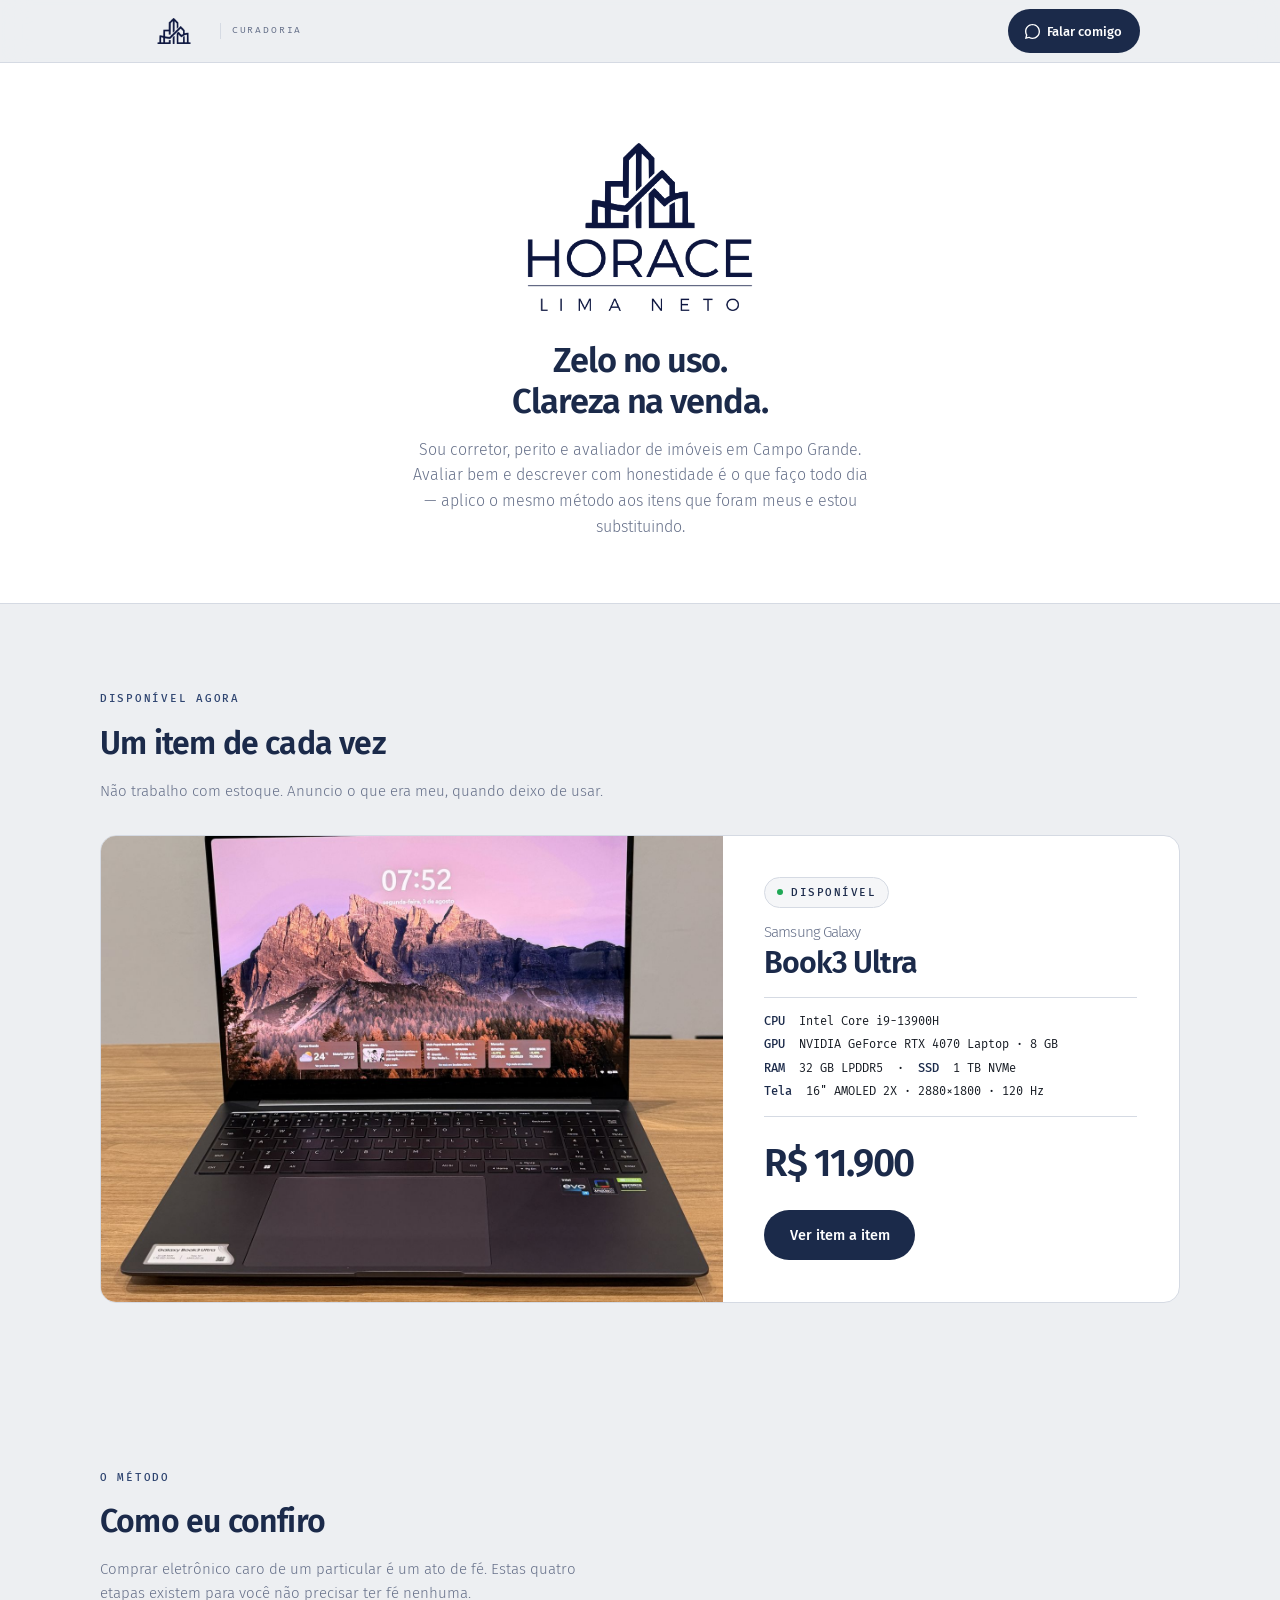
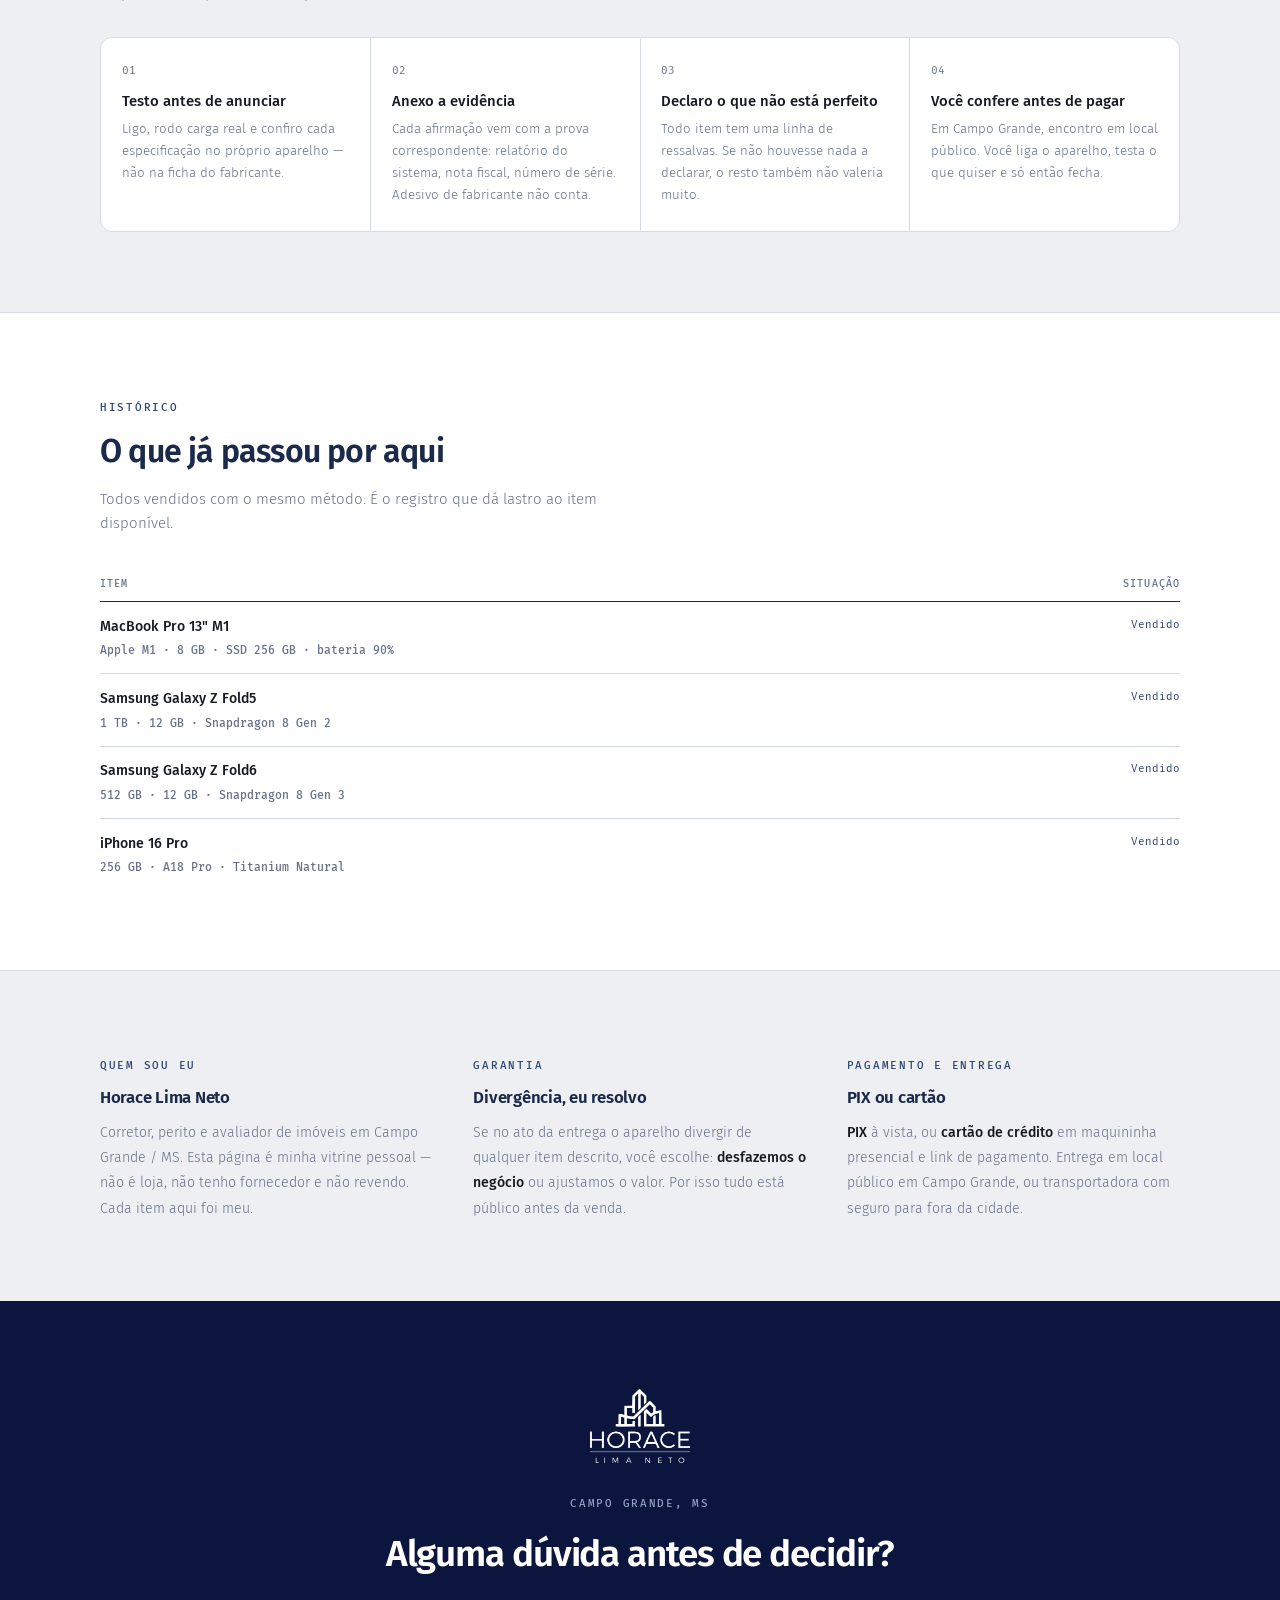
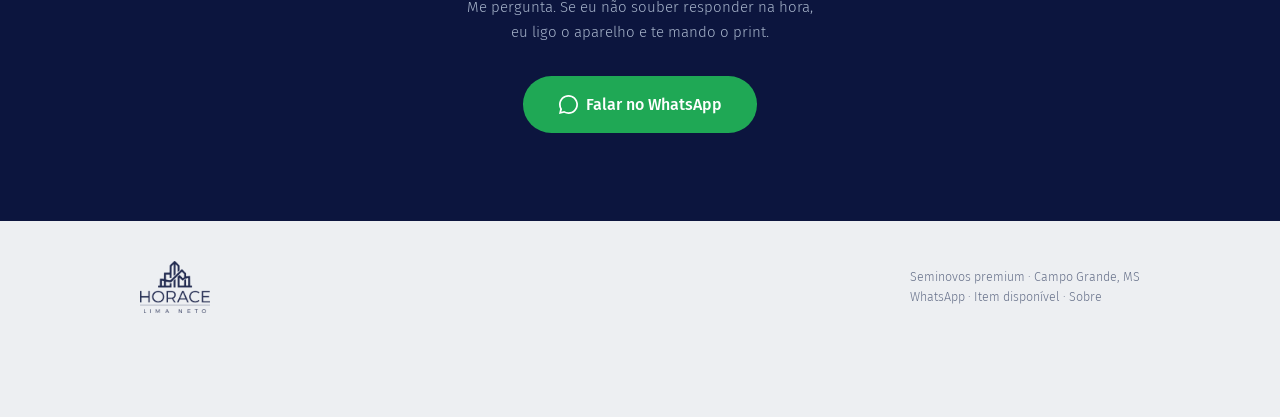
<file: index.html>
<!DOCTYPE html>
<html lang="pt-BR">
<head>
<meta charset="UTF-8">
<meta name="viewport" content="width=device-width, initial-scale=1.0">

<title>Curadoria Horace Neto — Seminovos premium conferidos item a item · Campo Grande, MS</title>
<meta name="description" content="Itens premium seminovos conferidos item a item, com a evidência ao lado, por Horace Neto — corretor, perito e avaliador em Campo Grande, MS.">
<meta name="theme-color" content="#1B2A4A">
<link rel="canonical" href="https://horaceneto.github.io/nettoshop/">

<meta property="og:type" content="website">
<meta property="og:locale" content="pt_BR">
<meta property="og:site_name" content="Curadoria Horace Neto">
<meta property="og:title" content="Curadoria Horace Neto">
<meta property="og:description" content="Zelo no uso. Clareza na venda. Seminovos premium em Campo Grande, MS.">
<meta property="og:url" content="https://horaceneto.github.io/nettoshop/">
<meta property="og:image" content="https://horaceneto.github.io/nettoshop/og-home.jpg">
<meta property="og:image:width" content="1200">
<meta property="og:image:height" content="630">
<meta name="twitter:card" content="summary_large_image">

<link rel="icon" href="data:image/svg+xml,<svg xmlns='http://www.w3.org/2000/svg' viewBox='0 0 64 64'><rect width='64' height='64' rx='12' fill='%230C153E'/><text x='32' y='43' font-family='Helvetica,Arial' font-size='27' font-weight='700' fill='%23fff' text-anchor='middle'>HN</text></svg>">

<link rel="preconnect" href="https://fonts.googleapis.com">
<link rel="preconnect" href="https://fonts.gstatic.com" crossorigin>
<link href="https://fonts.googleapis.com/css2?family=Fira+Sans:wght@300;400;500;600;700&family=Fira+Mono:wght@400;500;700&display=swap" rel="stylesheet">
<link rel="stylesheet" href="style.css">
</head>
<body>

<nav class="nav">
  <div class="nav-in">
    <a class="brand" href="index.html">
      <img src="assets/logo-mark-navy.png" alt="Horace Lima Neto" width="200" height="76">
      <span>Curadoria</span>
    </a>
    <a class="nav-wa" href="https://wa.me/5567999778448?text=Ol%C3%A1%2C%20Horace!%20Vi%20sua%20p%C3%A1gina%20e%20quero%20saber%20mais." target="_blank" rel="noopener">
      <svg width="15" height="15" viewBox="0 0 24 24" fill="currentColor" aria-hidden="true"><path d="M12 0C5.373 0 0 5.373 0 12c0 2.091.536 4.06 1.479 5.775L0 24l6.388-1.448A11.934 11.934 0 0012 24c6.627 0 12-5.373 12-12S18.627 0 12 0zm0 21.818a9.817 9.817 0 01-5.002-1.372l-.359-.214-3.72.976.99-3.624-.234-.373A9.818 9.818 0 012.182 12C2.182 6.58 6.58 2.182 12 2.182S21.818 6.58 21.818 12 17.42 21.818 12 21.818z"/></svg>
      <span>Falar comigo</span>
    </a>
  </div>
</nav>

<header class="intro">
  <img src="assets/logo-navy.png" alt="Horace Lima Neto" width="720" height="538" fetchpriority="high">
  <h1>Zelo no uso.<br>Clareza na venda.</h1>
  <p>Sou corretor, perito e avaliador de imóveis em Campo Grande. Avaliar bem e descrever com honestidade é o que faço todo dia — aplico o mesmo método aos itens que foram meus e estou substituindo.</p>
</header>

<!-- ITEM DISPONÍVEL -->
<section class="sec wrap">
  <div class="sec-head">
    <span class="tag">Disponível agora</span>
    <h2>Um item de cada vez</h2>
    <p>Não trabalho com estoque. Anuncio o que era meu, quando deixo de usar.</p>
  </div>

  <article class="offer">
    <a class="offer-img" href="book3-ultra.html">
      <img src="book3-hero.jpg" alt="Samsung Galaxy Book3 Ultra aberto, tela AMOLED acesa" width="640" height="480">
    </a>
    <div class="offer-txt">
      <span class="status on-white"><span class="dot"></span>Disponível</span>
      <h3><em>Samsung Galaxy</em>Book3 Ultra</h3>
      <p class="offer-specs">
        <b>CPU</b> &nbsp;Intel Core i9-13900H<br>
        <b>GPU</b> &nbsp;NVIDIA GeForce RTX 4070 Laptop · 8 GB<br>
        <b>RAM</b> &nbsp;32 GB LPDDR5 &nbsp;·&nbsp; <b>SSD</b> &nbsp;1 TB NVMe<br>
        <b>Tela</b> &nbsp;16" AMOLED 2X · 2880×1800 · 120 Hz
      </p>
      <span class="price-row">
        <b class="price">R$ 11.900</b>
      </span>
      <a class="btn btn-navy" href="book3-ultra.html">Ver item a item</a>
    </div>
  </article>
</section>

<!-- MÉTODO -->
<section class="sec wrap">
  <div class="sec-head">
    <span class="tag">O método</span>
    <h2>Como eu confiro</h2>
    <p>Comprar eletrônico caro de um particular é um ato de fé. Estas quatro etapas existem para você não precisar ter fé nenhuma.</p>
  </div>
  <div class="method">
    <div><span class="n">01</span><b>Testo antes de anunciar</b><p>Ligo, rodo carga real e confiro cada especificação no próprio aparelho — não na ficha do fabricante.</p></div>
    <div><span class="n">02</span><b>Anexo a evidência</b><p>Cada afirmação vem com a prova correspondente: relatório do sistema, nota fiscal, número de série. Adesivo de fabricante não conta.</p></div>
    <div><span class="n">03</span><b>Declaro o que não está perfeito</b><p>Todo item tem uma linha de ressalvas. Se não houvesse nada a declarar, o resto também não valeria muito.</p></div>
    <div><span class="n">04</span><b>Você confere antes de pagar</b><p>Em Campo Grande, encontro em local público. Você liga o aparelho, testa o que quiser e só então fecha.</p></div>
  </div>
</section>

<!-- HISTÓRICO -->
<div class="ledger-bg">
  <section class="sec wrap">
    <div class="sec-head">
      <span class="tag">Histórico</span>
      <h2>O que já passou por aqui</h2>
      <p>Todos vendidos com o mesmo método. É o registro que dá lastro ao item disponível.</p>
    </div>
    <table class="ledger">
      <thead><tr><th scope="col">Item</th><th scope="col" style="text-align:right">Situação</th></tr></thead>
      <tbody>
        <tr><td class="l-item">MacBook Pro 13" M1<span class="l-spec">Apple M1 · 8 GB · SSD 256 GB · bateria 90%</span></td><td class="l-st">Vendido</td></tr>
        <tr><td class="l-item">Samsung Galaxy Z Fold5<span class="l-spec">1 TB · 12 GB · Snapdragon 8 Gen 2</span></td><td class="l-st">Vendido</td></tr>
        <tr><td class="l-item">Samsung Galaxy Z Fold6<span class="l-spec">512 GB · 12 GB · Snapdragon 8 Gen 3</span></td><td class="l-st">Vendido</td></tr>
        <tr><td class="l-item">iPhone 16 Pro<span class="l-spec">256 GB · A18 Pro · Titanium Natural</span></td><td class="l-st">Vendido</td></tr>
      </tbody>
    </table>
  </section>
</div>

<!-- INFO -->
<section class="sec wrap" id="sobre">
  <div class="info">
    <div>
      <span class="tag">Quem sou eu</span>
      <h3>Horace Lima Neto</h3>
      <p>Corretor, perito e avaliador de imóveis em Campo Grande / MS. Esta página é minha vitrine pessoal — não é loja, não tenho fornecedor e não revendo. Cada item aqui foi meu.</p>
    </div>
    <div>
      <span class="tag">Garantia</span>
      <h3>Divergência, eu resolvo</h3>
      <p>Se no ato da entrega o aparelho divergir de qualquer item descrito, você escolhe: <strong>desfazemos o negócio</strong> ou ajustamos o valor. Por isso tudo está público antes da venda.</p>
    </div>
    <div>
      <span class="tag">Pagamento e entrega</span>
      <h3>PIX ou cartão</h3>
      <p><strong>PIX</strong> à vista, ou <strong>cartão de crédito</strong> em maquininha presencial e link de pagamento. Entrega em local público em Campo Grande, ou transportadora com seguro para fora da cidade.</p>
    </div>
  </div>
</section>

<section class="cta">
  <img src="assets/logo-white.png" alt="Horace Lima Neto" width="720" height="538" loading="lazy">
  <span class="tag">Campo Grande, MS</span>
  <h2>Alguma dúvida antes de decidir?</h2>
  <p>Me pergunta. Se eu não souber responder na hora, eu ligo o aparelho e te mando o print.</p>
  <a class="btn btn-wa" href="https://wa.me/5567999778448?text=Ol%C3%A1%2C%20Horace!%20Vi%20sua%20p%C3%A1gina%20e%20tenho%20uma%20d%C3%BAvida." target="_blank" rel="noopener" style="font-size:1rem;padding:1rem 2.2rem">
    <svg width="19" height="19" viewBox="0 0 24 24" fill="currentColor" aria-hidden="true"><path d="M12 0C5.373 0 0 5.373 0 12c0 2.091.536 4.06 1.479 5.775L0 24l6.388-1.448A11.934 11.934 0 0012 24c6.627 0 12-5.373 12-12S18.627 0 12 0zm0 21.818a9.817 9.817 0 01-5.002-1.372l-.359-.214-3.72.976.99-3.624-.234-.373A9.818 9.818 0 012.182 12C2.182 6.58 6.58 2.182 12 2.182S21.818 6.58 21.818 12 17.42 21.818 12 21.818z"/></svg>
    Falar no WhatsApp
  </a>
</section>

<footer class="ft">
  <img src="assets/logo-navy.png" alt="Horace Lima Neto" width="720" height="538" loading="lazy">
  <p>Seminovos premium · Campo Grande, MS<br>
     <a href="https://wa.me/5567999778448" target="_blank" rel="noopener">WhatsApp</a> · <a href="book3-ultra.html">Item disponível</a> · <a href="#sobre">Sobre</a></p>
</footer>

</body>
</html>
</file>
<file: style.css>
/* ============================================================
   Curadoria Horace Neto — folha de estilo compartilhada
   Usada por index.html e por todas as páginas de produto.
   ============================================================ */

*,*::before,*::after{box-sizing:border-box;margin:0;padding:0}

:root{
  --navy:#1B2A4A;        /* navy de interface */
  --navy-deep:#0C153E;   /* cor exata do logo — fundos escuros */
  --navy-soft:#2E4470;
  --paper:#EDEFF2;
  --surface:#FFFFFF;
  --ink:#151A22;
  --muted:#67718A;
  --rule:#D5DAE3;
  --flag:#8A6A3B;        /* ressalvas declaradas */
  --flag-bg:#F5EFE3;
  --wa:#1FA855;
  --wa-h:#178443;
  --sans:'Fira Sans',-apple-system,BlinkMacSystemFont,sans-serif;
  --mono:'Fira Mono','SF Mono',Menlo,monospace;
  --pad:clamp(1.25rem,5vw,2.5rem);
  --maxw:1080px;
}

html{scroll-behavior:smooth;-webkit-text-size-adjust:100%}
body{background:var(--paper);color:var(--ink);font-family:var(--sans);line-height:1.6;-webkit-font-smoothing:antialiased}
img{display:block;max-width:100%}
a{color:inherit}
:focus-visible{outline:2.5px solid var(--navy);outline-offset:3px;border-radius:2px}

.wrap{max-width:var(--maxw);margin:0 auto;padding-left:var(--pad);padding-right:var(--pad)}
.tag{font-family:var(--mono);font-size:.68rem;font-weight:500;letter-spacing:.16em;text-transform:uppercase;color:var(--navy-soft)}

/* ---------- NAV ---------- */
.nav{position:sticky;top:0;z-index:100;background:rgba(237,239,242,.9);backdrop-filter:blur(14px);-webkit-backdrop-filter:blur(14px);border-bottom:1px solid var(--rule)}
.nav-in{max-width:var(--maxw);margin:0 auto;padding:0 var(--pad);height:62px;display:flex;align-items:center;justify-content:space-between;gap:1rem}
.brand{display:flex;align-items:center;gap:.7rem;text-decoration:none;min-height:44px}
.brand img{height:26px;width:auto}
.brand span{font-family:var(--mono);font-size:.6rem;letter-spacing:.19em;text-transform:uppercase;color:var(--muted);border-left:1px solid var(--rule);padding-left:.7rem;white-space:nowrap}
.nav-wa{display:inline-flex;align-items:center;gap:.45rem;background:var(--navy);color:#fff;font-size:.82rem;font-weight:500;padding:.6rem 1.1rem;border-radius:999px;text-decoration:none;min-height:44px;transition:background .18s}
.nav-wa:hover{background:var(--navy-soft)}

/* ---------- BOTÕES ---------- */
.btn{display:inline-flex;align-items:center;justify-content:center;gap:.5rem;font-family:var(--sans);font-size:.9rem;font-weight:500;padding:.85rem 1.6rem;border-radius:999px;text-decoration:none;border:none;cursor:pointer;min-height:48px;transition:background .18s,border-color .18s}
.btn-wa{background:var(--wa);color:#fff}
.btn-wa:hover{background:var(--wa-h)}
.btn-navy{background:var(--navy);color:#fff}
.btn-navy:hover{background:var(--navy-soft)}
.btn-out{background:transparent;color:var(--navy);border:1.5px solid var(--rule)}
.btn-out:hover{border-color:var(--navy)}

/* ---------- SEÇÕES ---------- */
.sec{padding:clamp(3rem,7vw,5rem) 0}
.sec-head{margin-bottom:2rem;max-width:56ch}
.sec-head h2{font-size:clamp(1.4rem,3.2vw,2rem);font-weight:600;letter-spacing:-.025em;color:var(--navy);margin-top:.5rem}
.sec-head p{color:var(--muted);font-weight:300;font-size:.94rem;margin-top:.6rem}

/* ---------- STATUS ---------- */
.status{display:inline-flex;align-items:center;gap:.5rem;font-family:var(--mono);font-size:.68rem;font-weight:500;letter-spacing:.14em;text-transform:uppercase;color:var(--navy);background:var(--paper);border:1px solid var(--rule);padding:.35rem .75rem;border-radius:999px}
.status.on-white{background:#F5F6F8}
.dot{width:6px;height:6px;border-radius:50%;background:var(--wa);flex-shrink:0}

/* ---------- PREÇO ---------- */
.price-row{display:flex;align-items:baseline;gap:.7rem;flex-wrap:wrap}
.price{font-size:clamp(1.8rem,4.5vw,2.4rem);font-weight:600;color:var(--navy);letter-spacing:-.035em}
.price-ref{font-family:var(--mono);font-size:.72rem;color:var(--muted)}

/* ---------- HISTÓRICO (livro-razão) ---------- */
.ledger-bg{background:var(--surface);border-top:1px solid var(--rule);border-bottom:1px solid var(--rule)}
.ledger{width:100%;border-collapse:collapse;font-size:.88rem}
.ledger th{text-align:left;font-family:var(--mono);font-size:.63rem;font-weight:500;letter-spacing:.11em;text-transform:uppercase;color:var(--muted);padding:.55rem 0;border-bottom:1.5px solid var(--navy)}
.ledger td{padding:.85rem 0;border-bottom:1px solid var(--rule);vertical-align:top}
.ledger tr:last-child td{border-bottom:none}
.ledger .l-item{font-weight:500;color:var(--ink)}
.ledger .l-spec{font-family:var(--mono);font-size:.72rem;color:var(--muted);display:block;margin-top:.2rem}
.ledger .l-st{font-family:var(--mono);font-size:.68rem;color:var(--navy-soft);text-align:right;white-space:nowrap}

/* ---------- INFO ---------- */
.info{display:grid;grid-template-columns:repeat(auto-fit,minmax(250px,1fr));gap:2.5rem}
.info h3{font-size:1.05rem;font-weight:600;color:var(--navy);margin:.45rem 0 .55rem;letter-spacing:-.015em}
.info p{font-size:.88rem;color:var(--muted);font-weight:300;line-height:1.8}
.info strong{color:var(--ink);font-weight:500}

/* ---------- CTA ---------- */
.cta{background:var(--navy-deep);color:#fff;text-align:center;padding:clamp(3.5rem,8vw,5.5rem) var(--pad)}
.cta img{height:74px;width:auto;margin:0 auto 1.6rem}
.cta h2{font-size:clamp(1.5rem,4vw,2.3rem);font-weight:600;letter-spacing:-.03em;margin:.7rem 0}
.cta .tag{color:#8FA0BE}
.cta p{color:#A5B2C9;font-weight:300;font-size:.94rem;margin-bottom:2rem;max-width:44ch;margin-left:auto;margin-right:auto}

/* ---------- FOOTER ---------- */
.ft{padding:2.5rem var(--pad) 6.5rem;max-width:var(--maxw);margin:0 auto;display:flex;flex-wrap:wrap;gap:1.5rem;justify-content:space-between;align-items:center}
.ft img{height:52px;width:auto;opacity:.9}
.ft p{font-size:.78rem;color:var(--muted);font-weight:300}
.ft a{color:var(--muted);text-decoration:none}
.ft a:hover{color:var(--navy)}

/* ---------- BARRA FIXA MOBILE ---------- */
.bar{position:fixed;left:0;right:0;bottom:0;z-index:120;display:none;align-items:center;justify-content:space-between;gap:1rem;background:rgba(255,255,255,.96);backdrop-filter:blur(12px);-webkit-backdrop-filter:blur(12px);border-top:1px solid var(--rule);padding:.7rem 1.1rem calc(.7rem + env(safe-area-inset-bottom))}
.bar-price{display:flex;flex-direction:column;line-height:1.2}
.bar-price b{font-size:1.1rem;font-weight:600;color:var(--navy);letter-spacing:-.02em}
.bar-price span{font-family:var(--mono);font-size:.6rem;letter-spacing:.1em;text-transform:uppercase;color:var(--muted)}
.bar .btn{flex:1;max-width:220px;padding:.75rem 1.2rem}

/* ---------- MARCADOR DE PENDÊNCIA (apagar ao publicar) ---------- */
.todo{background:#FFE8E8;color:#9B1C1C;font-family:var(--mono);font-size:.75em;font-weight:500;padding:.1em .4em;border-radius:4px;border:1px dashed #C53030}

/* ============================================================
   HOME
   ============================================================ */
.intro{background:var(--surface);border-bottom:1px solid var(--rule);text-align:center;padding:clamp(3rem,8vw,5rem) var(--pad) clamp(2.5rem,6vw,4rem)}
.intro img{height:clamp(120px,17vw,168px);width:auto;margin:0 auto 1.8rem}
.intro h1{font-size:clamp(1.5rem,3.6vw,2.15rem);font-weight:600;letter-spacing:-.03em;color:var(--navy);max-width:20ch;margin:0 auto .9rem;line-height:1.2}
.intro p{color:var(--muted);font-weight:300;font-size:1rem;max-width:52ch;margin:0 auto}

/* faixa do item disponível */
.offer{display:grid;grid-template-columns:1fr 1fr;gap:0;background:var(--surface);border:1px solid var(--rule);border-radius:16px;overflow:hidden}
.offer-img{background:var(--paper);aspect-ratio:4/3}
.offer-img img{width:100%;height:100%;object-fit:cover}
.offer-txt{padding:clamp(1.6rem,4vw,2.6rem);display:flex;flex-direction:column;align-items:flex-start;gap:1rem;justify-content:center}
.offer-txt h3{font-size:clamp(1.4rem,3vw,1.9rem);font-weight:600;letter-spacing:-.03em;color:var(--navy);line-height:1.15}
.offer-txt h3 em{display:block;font-style:normal;font-weight:300;color:var(--muted);font-size:.5em;margin-bottom:.3rem}
.offer-specs{font-family:var(--mono);font-size:.75rem;line-height:1.95;color:var(--ink);border-top:1px solid var(--rule);border-bottom:1px solid var(--rule);padding:.75rem 0;width:100%}
.offer-specs b{font-weight:500;color:var(--navy)}

/* método */
.method{display:grid;grid-template-columns:repeat(auto-fit,minmax(210px,1fr));gap:1px;background:var(--rule);border:1px solid var(--rule);border-radius:12px;overflow:hidden}
.method div{background:var(--surface);padding:1.5rem 1.3rem}
.method .n{font-family:var(--mono);font-size:.7rem;color:var(--muted);display:block;margin-bottom:.6rem}
.method b{display:block;font-size:.93rem;font-weight:500;color:var(--ink);margin-bottom:.35rem}
.method p{font-size:.83rem;color:var(--muted);font-weight:300;line-height:1.65}

/* ============================================================
   PÁGINA DE PRODUTO
   ============================================================ */
.crumb{font-family:var(--mono);font-size:.7rem;color:var(--muted);padding:1.4rem 0 0}
.crumb a{text-decoration:none;color:var(--navy-soft)}
.crumb a:hover{text-decoration:underline}

.hero{background:var(--surface);border-bottom:1px solid var(--rule)}
.hero-in{max-width:var(--maxw);margin:0 auto;padding:clamp(2rem,5vw,3.5rem) var(--pad) clamp(2.5rem,6vw,4.5rem);display:grid;grid-template-columns:1fr 1fr;gap:clamp(2rem,5vw,4rem);align-items:center}
.hero-txt{display:flex;flex-direction:column;align-items:flex-start;gap:1.1rem}
.hero h1{font-size:clamp(2rem,5.2vw,3.4rem);font-weight:600;letter-spacing:-.035em;line-height:1.04;color:var(--navy)}
.hero h1 em{display:block;font-style:normal;font-weight:300;color:var(--muted);font-size:.42em;letter-spacing:-.01em;margin-bottom:.4rem}
.hero-lead{font-size:1rem;color:var(--muted);font-weight:300;max-width:34ch}
.hero-specs{font-family:var(--mono);font-size:.78rem;line-height:2;color:var(--ink);border-top:1px solid var(--rule);border-bottom:1px solid var(--rule);padding:.85rem 0;width:100%}
.hero-specs b{font-weight:500;color:var(--navy)}
.acts{display:flex;gap:.7rem;flex-wrap:wrap;width:100%}
.hero-fig{margin:0}
.hero-img{display:block;border-radius:14px;overflow:hidden;background:var(--paper);aspect-ratio:4/3;border:1px solid var(--rule)}
.hero-img img{width:100%;height:100%;object-fit:cover}
.hero-fig figcaption{font-family:var(--mono);font-size:.66rem;color:var(--muted);margin-top:.6rem;letter-spacing:.04em}

/* LAUDO — elemento-assinatura */
.laudo{border-top:1px solid var(--rule)}
.item{border-bottom:1px solid var(--rule);background:var(--surface)}
.item summary{list-style:none;cursor:pointer;display:grid;grid-template-columns:2.6rem 1fr auto;align-items:center;gap:1rem;padding:1.1rem 1.25rem;min-height:60px}
.item summary::-webkit-details-marker{display:none}
.item summary:hover{background:#F8F9FB}
.item[open] summary{background:#F8F9FB}
.num{font-family:var(--mono);font-size:.75rem;font-weight:500;color:var(--muted)}
.item-name{font-size:.95rem;font-weight:500;color:var(--ink)}
.item-name small{display:block;font-family:var(--mono);font-size:.72rem;font-weight:400;color:var(--muted);margin-top:.15rem;letter-spacing:-.01em}
.chip{font-family:var(--mono);font-size:.63rem;font-weight:500;letter-spacing:.1em;text-transform:uppercase;padding:.3rem .6rem;border-radius:5px;white-space:nowrap}
.chip-ok{background:#E8EDF5;color:var(--navy)}
.chip-flag{background:var(--flag-bg);color:var(--flag)}
.item-body{padding:0 1.25rem 1.35rem calc(2.6rem + 2.25rem);font-size:.9rem;color:var(--muted);font-weight:300;line-height:1.7}
.item-body strong{color:var(--ink);font-weight:500}
.item-body .proof{display:block;margin-top:.9rem;border:1px solid var(--rule);border-radius:8px;overflow:hidden;max-width:520px}

/* GALERIA */
.gal{display:grid;grid-template-columns:repeat(auto-fill,minmax(220px,1fr));gap:.9rem}
.gal button{padding:0;border:1px solid var(--rule);border-radius:10px;overflow:hidden;background:var(--paper);cursor:zoom-in;aspect-ratio:4/3;display:block}
.gal img{width:100%;height:100%;object-fit:cover}

/* LIGHTBOX */
.lb{position:fixed;inset:0;z-index:9999;background:rgba(12,21,62,.96);display:none;align-items:center;justify-content:center}
.lb.on{display:flex}
.lb img{max-width:93vw;max-height:84vh;object-fit:contain;border-radius:8px}
.lb button{position:fixed;background:rgba(255,255,255,.14);border:none;color:#fff;border-radius:50%;width:48px;height:48px;font-size:1.3rem;cursor:pointer;display:flex;align-items:center;justify-content:center}
.lb button:hover{background:rgba(255,255,255,.26)}
.lb-x{top:1.1rem;right:1.1rem}
.lb-p{top:50%;left:1.1rem;transform:translateY(-50%)}
.lb-n{top:50%;right:1.1rem;transform:translateY(-50%)}
.lb-c{position:fixed;bottom:1.2rem;left:50%;transform:translateX(-50%);font-family:var(--mono);font-size:.75rem;color:rgba(255,255,255,.65)}

/* ============================================================
   RESPONSIVO
   ============================================================ */
@media(max-width:820px){
  .hero-in{grid-template-columns:1fr}
  .hero-fig{order:-1}
  .offer{grid-template-columns:1fr}
  .offer-img{aspect-ratio:16/10}
}
@media(max-width:640px){
  .brand span{display:none}
  .nav-wa span{display:none}
  .nav-wa{padding:.6rem .85rem}
  .bar{display:flex}
  .ft{flex-direction:column;text-align:center}
  .item summary{grid-template-columns:2.1rem 1fr;grid-template-areas:"n t" ". c";gap:.5rem .85rem;padding:1rem}
  .num{grid-area:n}
  .item-name{grid-area:t}
  .chip{grid-area:c;justify-self:start;margin-top:.35rem}
  .item-body{padding-left:calc(2.1rem + 1.85rem)}
  .ledger .l-st{font-size:.62rem}
}

@media(prefers-reduced-motion:no-preference){
  @keyframes up{from{opacity:0;transform:translateY(14px)}to{opacity:1;transform:none}}
  .hero-txt>*,.intro>*{animation:up .5s ease both}
  .hero-txt>*:nth-child(2),.intro>*:nth-child(2){animation-delay:.06s}
  .hero-txt>*:nth-child(3),.intro>*:nth-child(3){animation-delay:.12s}
  .hero-txt>*:nth-child(4){animation-delay:.18s}
  .hero-txt>*:nth-child(5){animation-delay:.24s}
  .hero-txt>*:nth-child(6){animation-delay:.30s}
  .hero-fig{animation:up .6s .08s ease both}
}
</file>
